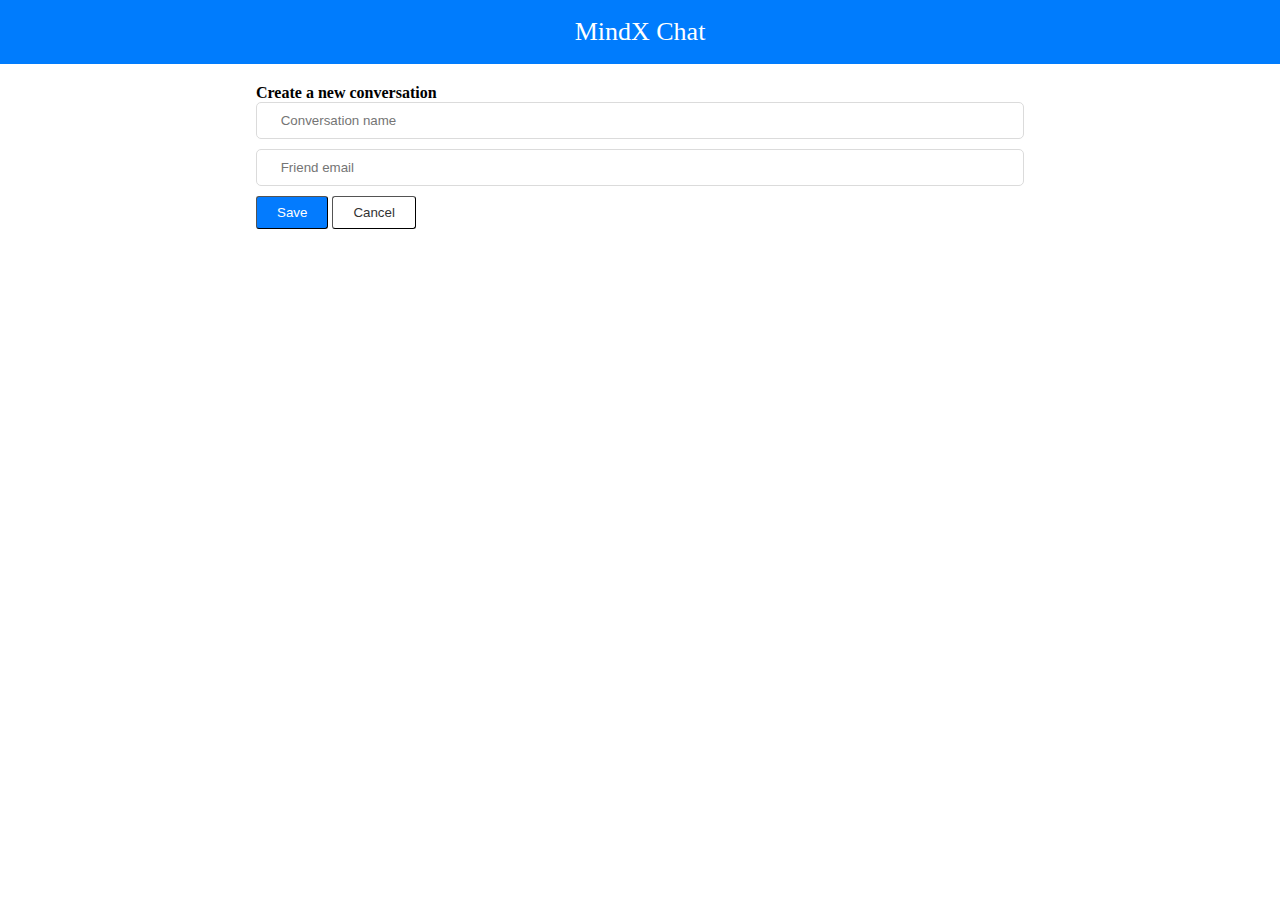
<file: new_chat.html>
<!DOCTYPE html>
<html lang="en">

<head>
    <meta charset="UTF-8">
    <meta name="viewport" content="width=device-width, initial-scale=1.0">
    <link rel="stylesheet" type="text/css" href="./CSS/style.css">
    <link rel="stylesheet" type="text/css" href="./CSS/register.css">
    <link rel="stylesheet" type="text/css" href="./CSS/login.css">
    <link rel="stylesheet" type="text/css" href="./CSS/chat.css">
    <link rel="stylesheet" href="https://cdnjs.cloudflare.com/ajax/libs/font-awesome/4.7.0/css/font-awesome.min.css">

    <title>Document</title>
</head>

<body>
    <div class="create-conversation-wrapper">
        <div class="header">
            MindX Chat
        </div>
        <div class="main">

            <form id="create-conversation-form" style=" width:60%; margin:auto; margin-top:20px">
                <h4>Create a new conversation</h4>
                <div class="input-wrapper">
                    <input type="text" placeholder=" Conversation name" name="title"></input>
                    <div class="error" id="create-conversation-title-error"></div>
                </div>
                <div class="input-wrapper">
                    <input type="text" placeholder=" Friend email" name="email"></input>
                    <div class="error" id="create-conversation-email-error"></div>
                </div>
                <div>
                    <button class="btn" type="submit">Save</button>
                    <button class="btn btn-bg-light" type="button" id="redirect-to-chat">Cancel</button>
                </div>
            </form>

        </div>
</body>

</html>
</file>
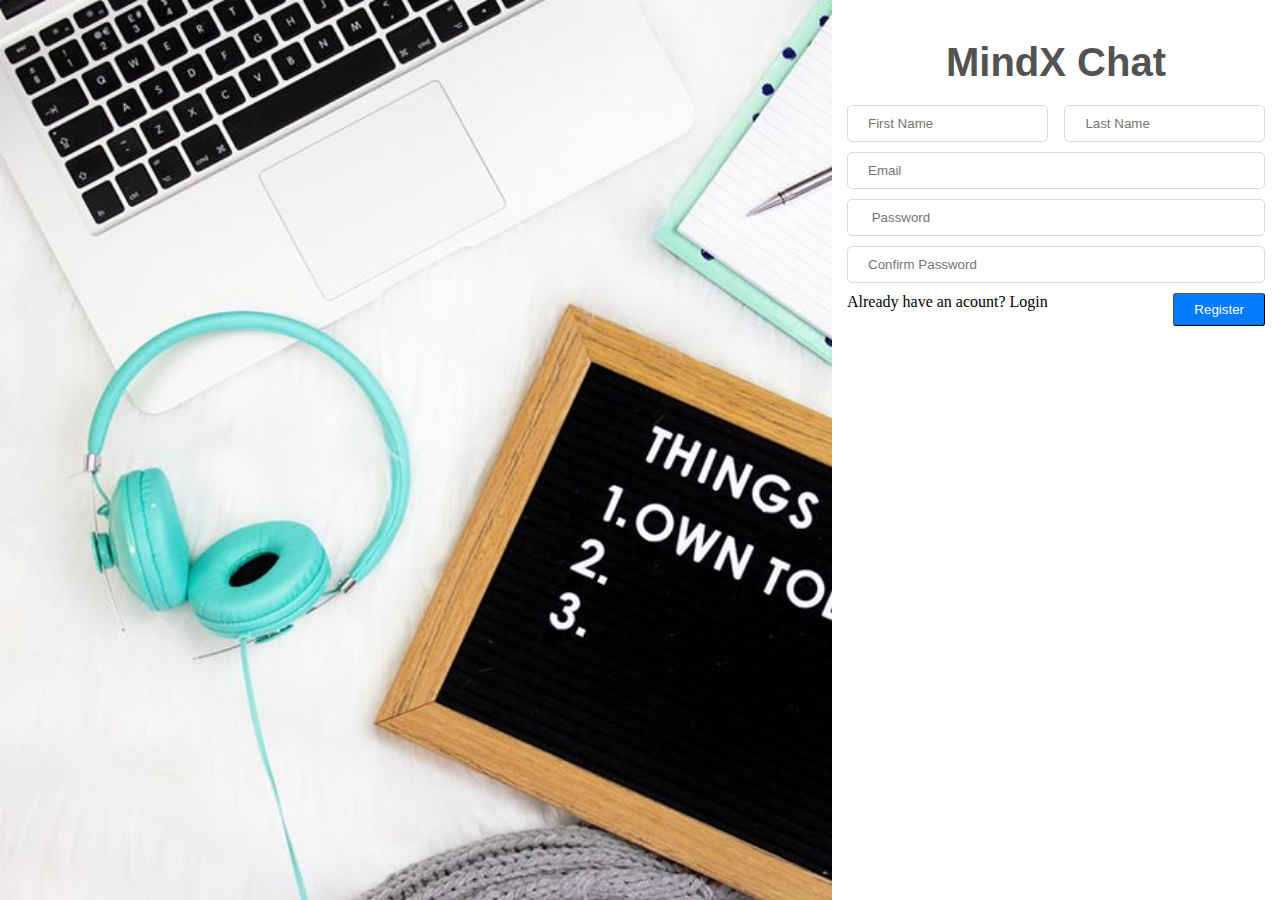
<file: temp.html>
<!DOCTYPE html>
<html lang="en">
<head>
    <meta charset="UTF-8">
    <meta name="viewport" content="width=device-width, initial-scale=1.0">
    <link rel="stylesheet" type="text/css" href="../CSS/register.css">
    <link rel="stylesheet" type="text/css" href="../CSS/style.css">
    <title>Document</title>
</head>
<body>
    <div class="register-container">
        <form id="register-form">
            <div class="register-header">MindX Chat</div>
            <div class="name-wrapper">
                <div class="input-wrapper">
                    <input type="text" placeholder="First Name" name="firstName">
                    <div class="error" id="first-name-error"></div>
                </div>
                <div class="input-wrapper">
                    <input type="text" placeholder="Last Name" name="lastName">
                    <div class="error" id="last-name-error"></div>
                </div>
            </div>
            
            <div class="input-wrapper">
                <input type="email" placeholder="Email" name="email">
                <div class="error" id="email-error"></div>
            </div>
            <div class="input-wrapper">
                <input type="password" placeholder=" Password" name="password">
                <div class="error" id="password-error"></div>
            </div>
            <div class="input-wrapper">
                <input type="password" placeholder="Confirm Password" name="confirmPassword">
                <div class="error" id="confirm-password-error"></div>
            </div>
            <div class="form-action">
                <div> Already have an acount? <span class="cursor-pointer">Login</span></div>
                <button class="btn cursor-pointer"  type="submit">Register</button>
            </div>
        </form>
    </div>
</body>
</html>
</file>
<file: CSS/style.css>
.input-wrapper input{
    padding: 10px 20px;
    border: 1px solid #dbdbdb;
    border-radius: 5px;
    width: 100%;
    outline: none;
}
.input-wrapper{
    margin-bottom: 10px;
}
.btn{
    padding: 8px 20px;
    background: #037bfe;
    color: white;
    border-radius: 3px;
    border-width: 1px;
}
.cursor-pointer{
    cursor: pointer;
}
.error{
    color: red;
}
.btn-bg-light{
    background-color: transparent;
    color: #333;
}
.mt-1{
    margin-top: 1rem !important;

}
</file>
<file: CSS/register.css>
*{
    margin: 0px;
    padding: 0px;
    box-sizing: border-box;
}
.register-container{
    height: 100vh;
    width: 100vw;
    background-image: url(../IMG/background.jpg);
    background-size:cover;
    display: flex;
    justify-content: flex-end;
}
.register-container #register-form{
    height: 100vh;
    background-color:rgb(255,255,255);
    width: 35%;
   
  
    padding: 40px 15px;
}
.register-container .register-header{
    font-size: 40px;
    color: #535353;
    text-align:center;
    font-weight: 600;
    font-family: sans-serif;
    margin-bottom: 20px;
}
.name-wrapper, .form-action{
    display: flex;
    justify-content: space-between;
}
.name-wrapper .input-wrapper{
    width: 48%;
}
@media screen and (max-width:576px){
    .register-container #register-form{
        width: 100%;
    }
}
</file>
<file: CSS/login.css>
*{
    margin: 0px;
    padding: 0px;
    box-sizing: border-box;
}
.login-container{
    height: 100vh;
    width: 100vw;
    background-image: url(../IMG/login_bg.jpg);
    background-size:cover;
    display: flex;
    justify-content: flex-end;
}
.login-container #login-form{
    height: 100vh;
    background-color:#fff;
    width: 35%;
   
  
    padding: 40px 15px;
}
.login-container .register-header{
    font-size: 40px;
    color: #535353;
    text-align:center;
    font-weight: 600;
    font-family: sans-serif;
    margin-bottom: 20px;
}
@media screen and (max-width:576px){
    .login-container #login-form{
        width: 100%;
    }
}
</file>
<file: CSS/chat.css>
*{
    margin: 0px;
    padding: 0px;
    box-sizing: border-box;
}
.header{
    background-color: #007cfd;
    text-align: center;
    height: 64px;
    font-size: 26px;
    color: #fff;
    line-height: 64px;
}
.chat-container{
    height: 100vh;
}
.chat-container .main{
    height: calc(100vh - 64px);
    display: flex;
}
.chat-container .conversation-detail{
    height: 100%;
    display: flex;
    flex-direction: column;
    width: 85%;
}
.chat-container .conversation-title{
    background-color: #fff;
    text-align: center;
    height: 64px;
    font-size: 23px;
    color: #000;
    line-height: 64px;
    border-bottom: solid 1px #dbdbdb;
}
#send-message-form{
    border: #dbdbdb 1px solid;
    position: relative;
}
.chat-container .list-message{
    flex-grow: 1;
}
#send-message-form button{
    position: absolute;
    top:10px;
    right:20px;
    width: 45px;
    height: 45px;
    background-color: transparent;
    border: none;
}
#send-message-form .input-wrapper{
    margin: 0px;
}
#send-message-form .input-wrapper input{
    padding: 22px 20px;
    border-left: none;
}

.list-message .message .content{
    width: max-content;
    padding: 4px 8px;
    border-radius: 4px;
    max-width: 45%;
    word-break: break-all;
}
.list-message .message.mine .content{
    background-color: blue;
    color: #fff;
    font-size: 24px;
   
}
.list-message .message.mine{
    display: flex;
    justify-content: flex-end;
    margin-bottom: 5px;
}
.chat-container .list-message{
    padding: 15px;
    overflow-y: auto;
}
.list-message .message.their .content{
    background-color: #dbdbdb;
    color: #000;
    font-size: 24px;
} 
.list-message .message.their .owner{
    color: #000;
    font-size: 18px;
    font-style: italic;
    font-weight: 10;
} 

.chat-container .aside-left{
    width: 15%;
    height: 100%;
    border-right: 1px solid #dbdbdb;

}
.chat-container .aside-left .create-conversation{
    display: flex;
    height: 64px;
    justify-content: center;
    align-items: center;
    border-bottom: 1px solid #dbdbdb;
}
.chat-container .aside-left .list-conversations .conversation{
    padding: 10px;
    position: relative;
}
.chat-container .aside-left .list-conversations .conversation.current{
    background: #dbdbdb;
}
.chat-container .list-conversations{
    height: 85%;
    overflow: auto;
}
.chat-container .aside-right{
    height: 85%;
    border-left: 1px solid #dbdbdb;
    padding: 10px;
    width: 15%;
    
}
.chat-container .aside-right .user-email{
    overflow: hidden;
    text-overflow: ellipsis;
}
.chat-container .notification{
    background-color: blue;
    border-radius: 50%;
    position: absolute;
    width: 15px;
    height: 15px;
    top:20px;
    right: 12px;
    display: none;
}

@media screen and (max-width:768px){
    .aside-right{
        display: none;
    }
    .chat-container .conversation-detail{
        width: 85%;
    }
    .chat-container .aside-left .num-of-user{
        display: none;
    }
    .chat-container .aside-left .list-conversations .conversation{
        height: 64px;
        width: 64px;
        border-radius: 50%;
        padding: 0;
        border: 1px solid #dbdbdb;
        text-align: center;
        line-height: 64px;
        margin: auto;
        margin-bottom: 10px;

    }
    .chat-container .aside-left .list-conversations .conversation:first-child{
        height: 64px;
        width: 64px;
        border-radius: 50%;
        padding: 0;
        border: 1px solid #dbdbdb;
        text-align: center;
        line-height: 64px;
        margin: auto;
        margin-bottom: 10px;
        margin-top: 10px;

    }
    .chat-container .notification{
        width: 12px;
        height: 12px;
        top: 22px;
        right: 0px;
    }
}
@media screen and (max-width:576px){
    .chat-container .aside-left .list-conversations .conversation:first-child{
        height: 45px;
        width: 45px;
        border-radius: 50%;
        padding: 0;
        border: 1px solid #dbdbdb;
        text-align: center;
        line-height: 45px;
        margin: auto;
        margin-bottom: 10px;
        margin-top: 10px;

    }
    .chat-container .aside-left .list-conversations .conversation{
        height: 45px;
        width: 45px;
        border-radius: 50%;
        padding: 0;
        border: 1px solid #dbdbdb;
        text-align: center;
        line-height: 45px;
        margin: auto;
        margin-bottom: 10px;

    }
    .chat-container .notification{
        width: 12px;
        height: 12px;
        top: 12px;
        right: 0px;
    }
}
</file>
